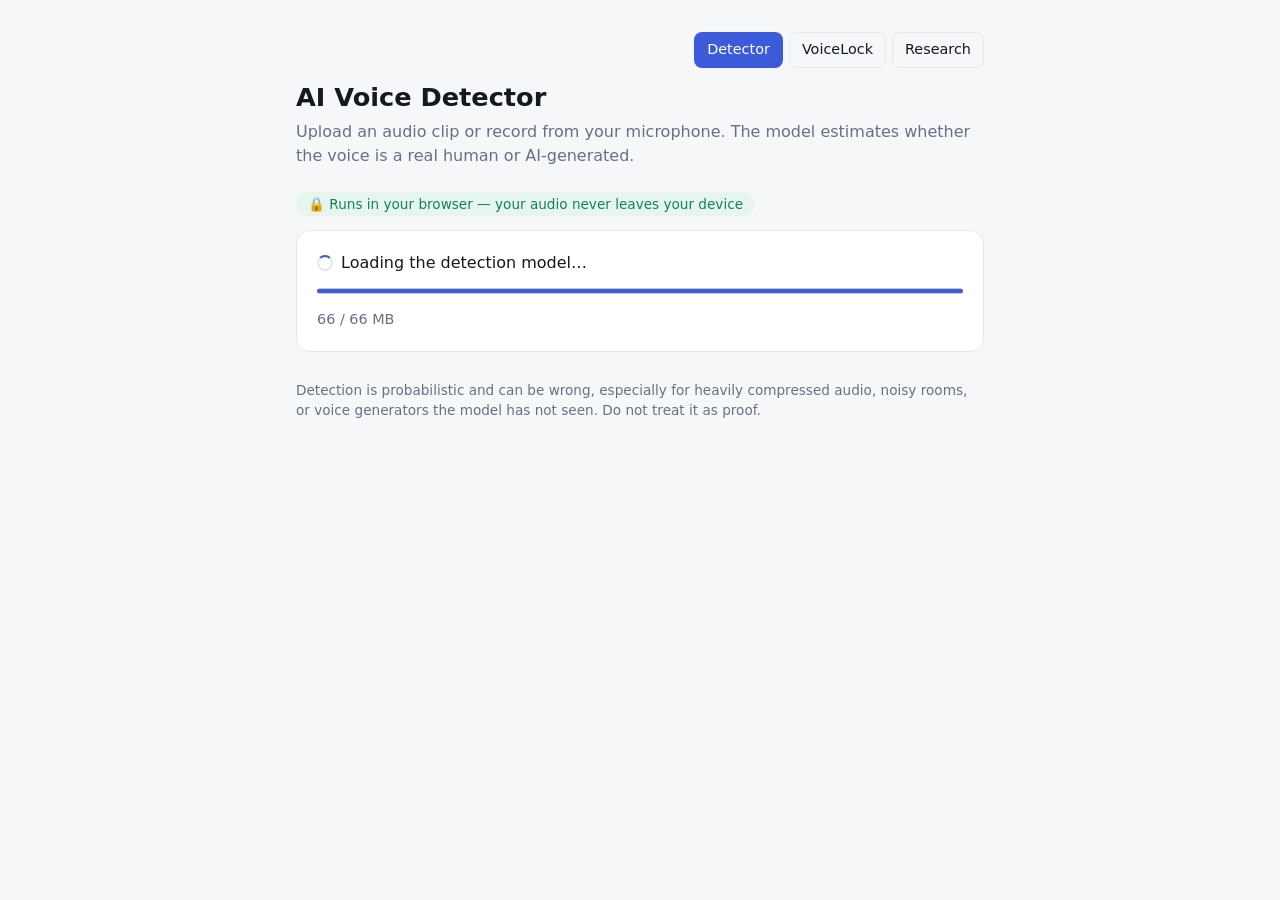
<file: web/index.html>
<!doctype html>
<html lang="en">
<head>
<meta charset="utf-8">
<meta name="viewport" content="width=device-width, initial-scale=1">
<title>AI Voice Detector</title>
<meta name="description" content="Check whether a voice recording is real or AI-generated. Runs entirely in your browser; your audio never leaves your device.">
<style>
  :root{
    --bg:#f6f7f9; --card:#fff; --ink:#14181f; --muted:#667085; --line:#e4e7ec;
    --real:#12805c; --real-bg:#e6f6ef; --ai:#c4320a; --ai-bg:#fdece6; --unsure:#b54708; --unsure-bg:#fef4e2;
    --accent:#3b5bdb; --accent-ink:#fff;
  }
  @media (prefers-color-scheme: dark){
    :root{ --bg:#0f1218; --card:#171b23; --ink:#eef1f6; --muted:#98a2b3; --line:#2a303b;
      --real:#4cd4a0; --real-bg:#10281f; --ai:#ff8a65; --ai-bg:#2e1912; --unsure:#f5b04a; --unsure-bg:#2b2111;
      --accent:#7c93ff; --accent-ink:#0b1020; }
  }
  *{box-sizing:border-box}
  body{margin:0;background:var(--bg);color:var(--ink);font:16px/1.5 system-ui,-apple-system,"Segoe UI",Roboto,sans-serif}
  main{max-width:720px;margin:0 auto;padding:32px 16px 64px}
  h1{font-size:1.6rem;margin:0 0 4px}
  .sub{color:var(--muted);margin:0 0 24px}
  .card{background:var(--card);border:1px solid var(--line);border-radius:14px;padding:20px;margin-bottom:16px}
  .tabs{display:flex;gap:8px;margin-bottom:16px}
  .tab{flex:1;padding:10px;border:1px solid var(--line);background:var(--card);color:var(--ink);border-radius:10px;font:inherit;cursor:pointer}
  .tab[aria-selected=true]{border-color:var(--accent);box-shadow:inset 0 0 0 1px var(--accent);font-weight:600}
  .drop{border:2px dashed var(--line);border-radius:12px;padding:36px 16px;text-align:center;color:var(--muted);cursor:pointer;transition:.15s}
  .drop.over,.drop:focus-visible{border-color:var(--accent);background:color-mix(in srgb,var(--accent) 6%,transparent);outline:none}
  .drop b{color:var(--ink)}
  button.primary{background:var(--accent);color:var(--accent-ink);border:0;border-radius:10px;padding:12px 22px;font:inherit;font-weight:600;cursor:pointer}
  button.primary:disabled{opacity:.5;cursor:default}
  button.rec.on{background:var(--ai);color:#fff}
  .row{display:flex;gap:12px;align-items:center;flex-wrap:wrap}
  canvas{width:100%;height:72px;border-radius:8px;background:color-mix(in srgb,var(--ink) 4%,transparent);display:block;margin-top:14px}
  .hint{color:var(--muted);font-size:.9rem;margin-top:10px}
  audio{width:100%;margin-top:14px}
  [hidden]{display:none!important}
  .verdict{display:flex;align-items:center;gap:16px;flex-wrap:wrap}
  .badge{font-size:1.5rem;font-weight:700;padding:8px 18px;border-radius:12px}
  .badge.real{background:var(--real-bg);color:var(--real)}
  .badge.ai{background:var(--ai-bg);color:var(--ai)}
  .badge.unsure{background:var(--unsure-bg);color:var(--unsure)}
  .meter{height:14px;border-radius:7px;background:linear-gradient(90deg,var(--real),#e9c46a 50%,var(--ai));position:relative;margin:22px 0 6px}
  .meter i{position:absolute;top:-5px;width:4px;height:24px;border-radius:2px;background:var(--ink);transform:translateX(-2px);transition:left .5s}
  .scale{display:flex;justify-content:space-between;color:var(--muted);font-size:.85rem}
  .segs{display:flex;gap:3px;margin-top:8px;height:34px}
  .segs span{flex:1;border-radius:4px;min-width:4px}
  .notes{margin:12px 0 0;padding-left:18px;color:var(--muted);font-size:.92rem}
  .err{color:var(--ai)}
  progress{width:100%;height:10px;margin-top:10px;accent-color:var(--accent)}
  .spin{display:inline-block;width:16px;height:16px;border:2px solid var(--line);border-top-color:var(--accent);border-radius:50%;animation:s .8s linear infinite;vertical-align:-3px;margin-right:8px}
  @keyframes s{to{transform:rotate(360deg)}}
  footer{color:var(--muted);font-size:.85rem;margin-top:28px}
  .nav{display:flex;gap:6px;justify-content:flex-end;margin-bottom:10px}
  .nav a{padding:6px 12px;border-radius:8px;border:1px solid var(--line);color:var(--ink);text-decoration:none;font-size:.9rem}
  .nav a.on{background:var(--accent);color:var(--accent-ink);border-color:transparent}
  .privacy{display:inline-block;font-size:.85rem;color:var(--real);background:var(--real-bg);border-radius:999px;padding:2px 12px;margin-bottom:14px}
</style>
</head>
<body>
<main>
  <nav class="nav"><a href="/" class="on">Detector</a><a href="/voicelock">VoiceLock</a><a href="/research">Research</a></nav>
  <h1>AI Voice Detector</h1>
  <p class="sub">Upload an audio clip or record from your microphone. The model estimates whether the voice is a real human or AI-generated.</p>
  <div class="privacy">&#128274; Runs in your browser &mdash; your audio never leaves your device</div>

  <div class="card" id="loading">
    <div id="load-text"><span class="spin"></span>Loading the detection model&hellip;</div>
    <progress id="load-bar" max="100" value="0"></progress>
    <div class="hint" id="load-hint">One-time download of about 70 MB (retried automatically if the connection stalls); your browser keeps it for next time.</div>
  </div>

  <div id="app" hidden>
    <div class="tabs" role="tablist">
      <button class="tab" role="tab" id="tab-upload" aria-selected="true">Upload audio</button>
      <button class="tab" role="tab" id="tab-mic" aria-selected="false">Use microphone</button>
    </div>

    <section class="card" id="pane-upload">
      <div class="drop" id="drop" tabindex="0" role="button" aria-label="Choose an audio file">
        <b>Drop an audio file here</b> or click to browse<br>
        <small>wav, mp3, m4a, flac, ogg, webm &middot; up to 25 MB</small>
      </div>
      <input type="file" id="file" accept="audio/*,video/*,.wav,.mp3,.m4a,.flac,.ogg,.opus,.webm,.aac,.mp4,.m4v,.mov,.mkv,.3gp" hidden>
      <audio id="player-up" controls hidden></audio>
    </section>

    <section class="card" id="pane-mic" hidden>
      <div class="row">
        <button class="primary rec" id="rec">&#9679; Start recording</button>
        <span id="timer" class="hint" style="margin:0">0:00</span>
      </div>
      <canvas id="wave" width="680" height="72"></canvas>
      <div class="hint">Speak naturally for at least 3 seconds (10+ is better). Quiet room, normal distance from the mic. Re-recording an AI voice played through speakers is the hardest case, so expect less reliable results there.</div>
      <audio id="player-mic" controls hidden></audio>
    </section>

    <div class="card" id="status" hidden></div>

    <section class="card" id="result" hidden>
      <div class="verdict">
        <div class="badge" id="badge"></div>
        <div><div id="headline" style="font-weight:600"></div><div class="hint" id="subline" style="margin:0"></div></div>
      </div>
      <div class="meter"><i id="needle"></i></div>
      <div class="scale"><span>Real human</span><span>AI-generated</span></div>
      <div style="margin-top:18px;font-weight:600;font-size:.95rem">Segment by segment <span class="hint" style="font-weight:400">(each 3 s; grey = silence)</span></div>
      <div class="segs" id="segs"></div>
      <ul class="notes" id="notes"></ul>
    </section>
  </div>

  <footer>Detection is probabilistic and can be wrong, especially for heavily compressed audio, noisy rooms, or voice generators the model has not seen. Do not treat it as proof.</footer>
</main>
<script type="module" src="app.js"></script>
</body>
</html>
</file>
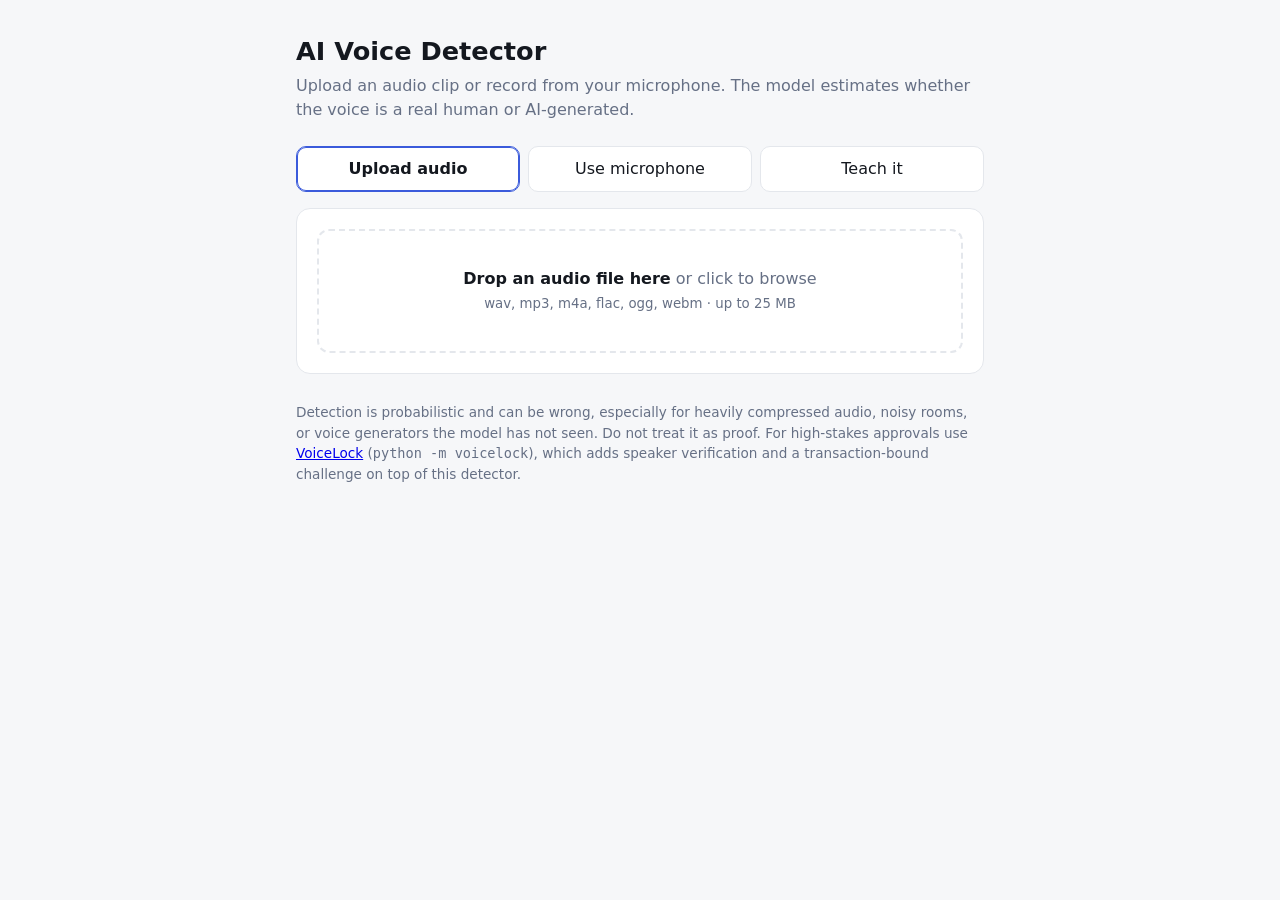
<file: app/static/index.html>
<!doctype html>
<html lang="en">
<head>
<meta charset="utf-8">
<meta name="viewport" content="width=device-width, initial-scale=1">
<title>AI Voice Detector</title>
<style>
  :root{
    --bg:#f6f7f9; --card:#fff; --ink:#14181f; --muted:#667085; --line:#e4e7ec;
    --real:#12805c; --real-bg:#e6f6ef; --ai:#c4320a; --ai-bg:#fdece6; --unsure:#b54708; --unsure-bg:#fef4e2;
    --accent:#3b5bdb; --accent-ink:#fff;
  }
  @media (prefers-color-scheme: dark){
    :root{ --bg:#0f1218; --card:#171b23; --ink:#eef1f6; --muted:#98a2b3; --line:#2a303b;
      --real:#4cd4a0; --real-bg:#10281f; --ai:#ff8a65; --ai-bg:#2e1912; --unsure:#f5b04a; --unsure-bg:#2b2111;
      --accent:#7c93ff; --accent-ink:#0b1020; }
  }
  *{box-sizing:border-box}
  body{margin:0;background:var(--bg);color:var(--ink);font:16px/1.5 system-ui,-apple-system,"Segoe UI",Roboto,sans-serif}
  main{max-width:720px;margin:0 auto;padding:32px 16px 64px}
  h1{font-size:1.6rem;margin:0 0 4px}
  .sub{color:var(--muted);margin:0 0 24px}
  .card{background:var(--card);border:1px solid var(--line);border-radius:14px;padding:20px;margin-bottom:16px}
  .tabs{display:flex;gap:8px;margin-bottom:16px}
  .tab{flex:1;padding:10px;border:1px solid var(--line);background:var(--card);color:var(--ink);border-radius:10px;font:inherit;cursor:pointer}
  .tab[aria-selected=true]{border-color:var(--accent);box-shadow:inset 0 0 0 1px var(--accent);font-weight:600}
  .drop{border:2px dashed var(--line);border-radius:12px;padding:36px 16px;text-align:center;color:var(--muted);cursor:pointer;transition:.15s}
  .drop.over,.drop:focus-visible{border-color:var(--accent);background:color-mix(in srgb,var(--accent) 6%,transparent);outline:none}
  .drop b{color:var(--ink)}
  button.primary{background:var(--accent);color:var(--accent-ink);border:0;border-radius:10px;padding:12px 22px;font:inherit;font-weight:600;cursor:pointer}
  button.rec.on{background:var(--ai);color:#fff}
  .row{display:flex;gap:12px;align-items:center;flex-wrap:wrap}
  canvas{width:100%;height:72px;border-radius:8px;background:color-mix(in srgb,var(--ink) 4%,transparent);display:block;margin-top:14px}
  .hint{color:var(--muted);font-size:.9rem;margin-top:10px}
  audio{width:100%;margin-top:14px}
  [hidden]{display:none!important}
  .verdict{display:flex;align-items:center;gap:16px;flex-wrap:wrap}
  .badge{font-size:1.5rem;font-weight:700;padding:8px 18px;border-radius:12px}
  .badge.real{background:var(--real-bg);color:var(--real)}
  .badge.ai{background:var(--ai-bg);color:var(--ai)}
  .badge.unsure{background:var(--unsure-bg);color:var(--unsure)}
  .meter{height:14px;border-radius:7px;background:linear-gradient(90deg,var(--real),#e9c46a 50%,var(--ai));position:relative;margin:22px 0 6px}
  .meter i{position:absolute;top:-5px;width:4px;height:24px;border-radius:2px;background:var(--ink);transform:translateX(-2px);transition:left .5s}
  .scale{display:flex;justify-content:space-between;color:var(--muted);font-size:.85rem}
  .segs{display:flex;gap:3px;margin-top:8px;height:34px}
  .segs span{flex:1;border-radius:4px;min-width:4px}
  .notes{margin:12px 0 0;padding-left:18px;color:var(--muted);font-size:.92rem}
  .err{color:var(--ai)}
  .spin{display:inline-block;width:16px;height:16px;border:2px solid var(--line);border-top-color:var(--accent);border-radius:50%;animation:s .8s linear infinite;vertical-align:-3px;margin-right:8px}
  @keyframes s{to{transform:rotate(360deg)}}
  footer{color:var(--muted);font-size:.85rem;margin-top:28px}
</style>
</head>
<body>
<main>
  <h1>AI Voice Detector</h1>
  <p class="sub">Upload an audio clip or record from your microphone. The model estimates whether the voice is a real human or AI-generated.</p>

  <div class="tabs" role="tablist">
    <button class="tab" role="tab" id="tab-upload" aria-selected="true">Upload audio</button>
    <button class="tab" role="tab" id="tab-mic" aria-selected="false">Use microphone</button>
    <button class="tab" role="tab" id="tab-teach" aria-selected="false">Teach it</button>
  </div>

  <section class="card" id="pane-upload">
    <div class="drop" id="drop" tabindex="0" role="button" aria-label="Choose an audio file">
      <b>Drop an audio file here</b> or click to browse<br>
      <small>wav, mp3, m4a, flac, ogg, webm &middot; up to 25 MB</small>
    </div>
    <input type="file" id="file" accept="audio/*,video/*,.wav,.mp3,.m4a,.flac,.ogg,.opus,.webm,.aac,.mp4,.m4v,.mov,.mkv,.3gp" hidden>
    <audio id="player-up" controls hidden></audio>
  </section>

  <section class="card" id="pane-mic" hidden>
    <div class="row">
      <button class="primary rec" id="rec">&#9679; Start recording</button>
      <span id="timer" class="hint" style="margin:0">0:00</span>
    </div>
    <canvas id="wave" width="680" height="72"></canvas>
    <div class="hint">Speak naturally for at least 3 seconds (10+ is better). Quiet room, normal distance from the mic. Re-recording an AI voice played through speakers is the hardest case, so expect less reliable results there.</div>
    <audio id="player-mic" controls hidden></audio>
  </section>

  <section class="card" id="pane-teach" hidden>
    <p style="margin-top:0">Help the detector learn <b>your</b> microphone and room. Clips are saved only on this computer
      (<code>data/user_samples</code>) and used when you run <code>scripts/tune_user.py</code>.</p>
    <div class="row">
      <label><input type="radio" name="tlabel" value="real" checked> This is <b>my real voice</b></label>
      <label><input type="radio" name="tlabel" value="ai"> This is an <b>AI voice</b></label>
    </div>
    <div class="row" style="margin-top:14px">
      <button class="primary rec" id="trec">&#9679; Record</button>
      <span id="ttimer" class="hint" style="margin:0">0:00</span>
      <button class="tab" id="tup" style="flex:none;padding:11px 18px">Upload files&hellip;</button>
    </div>
    <input type="file" id="tfile" accept="audio/*,video/*,.wav,.mp3,.m4a,.flac,.ogg,.opus,.webm,.aac,.mp4,.m4v,.mov,.mkv,.3gp" multiple hidden>
    <canvas id="twave" width="680" height="72"></canvas>
    <div class="hint" id="tcounts"></div>
    <div class="hint" id="tmsg" role="status"></div>
    <ul class="notes">
      <li><b>Real voice:</b> record 20+ clips of 8&ndash;15 s. Read anything aloud; vary distance, volume, room and device.</li>
      <li><b>AI voice:</b> 20+ clips. Upload files from different generators (ChatGPT voice, ElevenLabs, Google/Apple/Microsoft TTS, voice clones),
        and/or play an AI voice from your speakers while recording it with the mic.</li>
      <li>Record the same kind of audio you will want to check later.</li>
    </ul>
  </section>

  <div class="card" id="status" hidden></div>

  <section class="card" id="result" hidden>
    <div class="verdict">
      <div class="badge" id="badge"></div>
      <div><div id="headline" style="font-weight:600"></div><div class="hint" id="subline" style="margin:0"></div></div>
    </div>
    <div class="meter"><i id="needle"></i></div>
    <div class="scale"><span>Real human</span><span>AI-generated</span></div>
    <div style="margin-top:18px;font-weight:600;font-size:.95rem">Segment by segment <span class="hint" style="font-weight:400">(each 3 s; grey = silence)</span></div>
    <div class="segs" id="segs"></div>
    <ul class="notes" id="notes"></ul>
  </section>

  <footer>Detection is probabilistic and can be wrong, especially for heavily compressed audio, noisy rooms, or voice generators the model has not seen. Do not treat it as proof. For high-stakes approvals use <a href="http://127.0.0.1:8010/" rel="noopener">VoiceLock</a> (<code>python -m voicelock</code>), which adds speaker verification and a transaction-bound challenge on top of this detector.</footer>
</main>

<script>
const $ = s => document.querySelector(s);
const MAX_MB = 25;

// ---------- tabs ----------
function showTab(name){
  for (const t of ['upload','mic','teach']){
    $('#tab-'+t).setAttribute('aria-selected', String(t===name));
    $('#pane-'+t).hidden = t!==name;
  }
  $('#status').hidden = true; $('#result').hidden = true;
  if (name === 'teach') refreshCounts();
}
$('#tab-upload').onclick = () => showTab('upload');
$('#tab-mic').onclick = () => showTab('mic');
$('#tab-teach').onclick = () => showTab('teach');

// ---------- teach it: save labelled clips for personal tuning ----------
const tlabel = () => document.querySelector('input[name=tlabel]:checked').value;
function tmsg(text, bad){ const m = $('#tmsg'); m.textContent = text; m.className = 'hint' + (bad ? ' err' : ''); }
function showCounts(c){ $('#tcounts').textContent = 'Saved so far: ' + c.real + ' real-voice clip(s), ' + c.ai + ' AI-voice clip(s).'; }
async function refreshCounts(){ try { showCounts(await (await fetch('/api/samples')).json()); } catch (e) {} }
async function saveSample(blob, name, label){
  const fd = new FormData(); fd.append('audio', blob, name); fd.append('label', label);
  const r = await fetch('/api/sample', {method:'POST', body: fd}); const j = await r.json();
  if (!r.ok) throw new Error(j.error || 'Could not save');
  showCounts(j.counts); return j;
}
$('#tup').onclick = () => $('#tfile').click();
$('#tfile').onchange = async () => {
  const label = tlabel(); let ok = 0;
  for (const f of $('#tfile').files){
    try { await saveSample(f, f.name, label); ok++; tmsg('Saved ' + ok + ' file(s) as ' + (label==='real'?'real voice':'AI voice') + '...'); }
    catch (e) { tmsg(f.name + ': ' + e.message, true); }
  }
  if (ok) tmsg('Saved ' + ok + ' file(s) as ' + (label==='real'?'real voice':'AI voice') + '.');
  $('#tfile').value = '';
};
let trecR = null, tchunks = [], tstream = null, tctx = null, tan = null, traf = 0, tt0 = 0, ttick = 0, tlab = 'real';
$('#trec').onclick = async () => {
  if (trecR && trecR.state === 'recording') { trecR.stop(); tstream.getTracks().forEach(t => t.stop()); return; }
  try { tstream = await navigator.mediaDevices.getUserMedia({audio:{echoCancellation:false, noiseSuppression:false, autoGainControl:false}}); }
  catch (e) { return tmsg('Microphone access was blocked. Allow it in the browser address bar.', true); }
  tlab = tlabel(); tchunks = [];
  trecR = new MediaRecorder(tstream);
  trecR.ondataavailable = e => { if (e.data.size) tchunks.push(e.data); };
  trecR.onstop = async () => {
    clearInterval(ttick); cancelAnimationFrame(traf); tctx.close();
    $('#trec').textContent = '● Record'; $('#trec').classList.remove('on');
    try { await saveSample(new Blob(tchunks, {type: trecR.mimeType || 'audio/webm'}), 'recording.webm', tlab);
          tmsg('Saved as ' + (tlab==='real'?'real voice':'AI voice') + '. Record another with a different sentence or distance.'); }
    catch (e) { tmsg(e.message, true); }
  };
  tctx = new AudioContext(); tan = tctx.createAnalyser(); tan.fftSize = 1024;
  tctx.createMediaStreamSource(tstream).connect(tan);
  trecR.start(); tt0 = Date.now();
  $('#trec').textContent = '■ Stop & save'; $('#trec').classList.add('on');
  ttick = setInterval(() => { const s = Math.floor((Date.now()-tt0)/1000);
    $('#ttimer').textContent = Math.floor(s/60) + ':' + String(s%60).padStart(2,'0'); if (s >= 30) $('#trec').click(); }, 250);
  const c = $('#twave'), g = c.getContext('2d'), buf = new Uint8Array(tan.fftSize);
  const col = getComputedStyle(document.documentElement).getPropertyValue('--accent');
  (function loop(){ traf = requestAnimationFrame(loop); tan.getByteTimeDomainData(buf);
    g.clearRect(0,0,c.width,c.height); g.lineWidth = 2; g.strokeStyle = col; g.beginPath();
    for (let i=0;i<buf.length;i++){ const x = i/buf.length*c.width, y = buf[i]/255*c.height; if (i) g.lineTo(x,y); else g.moveTo(x,y); }
    g.stroke(); })();
};

// ---------- upload ----------
const drop = $('#drop'), fileInput = $('#file');
drop.onclick = () => fileInput.click();
drop.onkeydown = e => { if (e.key==='Enter' || e.key===' ') { e.preventDefault(); fileInput.click(); } };
['dragenter','dragover'].forEach(ev => drop.addEventListener(ev, e => { e.preventDefault(); drop.classList.add('over'); }));
['dragleave','drop'].forEach(ev => drop.addEventListener(ev, e => { e.preventDefault(); drop.classList.remove('over'); }));
drop.addEventListener('drop', e => { if (e.dataTransfer.files[0]) handleFile(e.dataTransfer.files[0]); });
fileInput.onchange = () => { if (fileInput.files[0]) handleFile(fileInput.files[0]); fileInput.value=''; };

function handleFile(f){
  if (f.size > MAX_MB*1024*1024) return showError('File is larger than ' + MAX_MB + ' MB.');
  const p = $('#player-up'); p.src = URL.createObjectURL(f); p.hidden = false;
  analyze(f, f.name);
}

// ---------- microphone ----------
let mediaRec = null, chunks = [], stream = null, audioCtx = null, analyser = null, raf = 0, t0 = 0, tick = 0;
$('#rec').onclick = async () => {
  if (mediaRec && mediaRec.state === 'recording') return stopRec();
  try {
    stream = await navigator.mediaDevices.getUserMedia({audio:{echoCancellation:false, noiseSuppression:false, autoGainControl:false}});
  } catch (e) {
    return showError('Microphone access was blocked. Allow it in the browser address bar, or use the upload tab.');
  }
  chunks = [];
  mediaRec = new MediaRecorder(stream);
  mediaRec.ondataavailable = e => { if (e.data.size) chunks.push(e.data); };
  mediaRec.onstop = onRecStop;
  audioCtx = new AudioContext();
  analyser = audioCtx.createAnalyser(); analyser.fftSize = 1024;
  audioCtx.createMediaStreamSource(stream).connect(analyser);
  mediaRec.start();
  t0 = Date.now();
  $('#rec').textContent = '■ Stop & analyze'; $('#rec').classList.add('on');
  tick = setInterval(() => {
    const s = Math.floor((Date.now()-t0)/1000);
    $('#timer').textContent = Math.floor(s/60) + ':' + String(s%60).padStart(2,'0');
    if (s >= 60) stopRec();
  }, 250);
  draw();
};
function stopRec(){ mediaRec.stop(); stream.getTracks().forEach(t => t.stop()); }
function onRecStop(){
  clearInterval(tick); cancelAnimationFrame(raf); audioCtx.close();
  $('#rec').textContent = '● Start recording'; $('#rec').classList.remove('on');
  const blob = new Blob(chunks, {type: mediaRec.mimeType || 'audio/webm'});
  const p = $('#player-mic'); p.src = URL.createObjectURL(blob); p.hidden = false;
  if ((Date.now()-t0) < 2000) return showError('Recording too short. Please record at least a few seconds.');
  analyze(blob, 'recording.webm');
}
function draw(){
  const c = $('#wave'), g = c.getContext('2d'), buf = new Uint8Array(analyser.fftSize);
  const col = getComputedStyle(document.documentElement).getPropertyValue('--accent');
  (function loop(){
    raf = requestAnimationFrame(loop);
    analyser.getByteTimeDomainData(buf);
    g.clearRect(0,0,c.width,c.height); g.lineWidth = 2; g.strokeStyle = col; g.beginPath();
    for (let i=0;i<buf.length;i++){ const x = i/buf.length*c.width, y = buf[i]/255*c.height; if (i) g.lineTo(x,y); else g.moveTo(x,y); }
    g.stroke();
  })();
}

// ---------- analysis ----------
function showError(msg){
  $('#result').hidden = true; const s = $('#status'); s.hidden = false;
  s.textContent = ''; const d = document.createElement('div'); d.className = 'err'; d.textContent = msg; s.append(d);
}
async function analyze(blob, name){
  $('#result').hidden = true;
  const s = $('#status'); s.hidden = false; s.innerHTML = '<span class="spin"></span>Analyzing…';
  const fd = new FormData(); fd.append('audio', blob, name);
  try {
    const r = await fetch('/api/predict', {method:'POST', body: fd});
    const j = await r.json();
    if (!r.ok) throw new Error(j.error || 'Request failed');
    s.hidden = true; render(j);
  } catch (e) { showError(e.message); }
}
function colorFor(p){ return 'hsl(' + (150 - 135*p) + ' 60% 45%)'; }
function render(j){
  const b = $('#badge');
  b.className = 'badge ' + j.verdict;
  const label = {real:'Real voice', ai:'AI-generated', unsure: j.lean === 'ai' ? 'Uncertain, leans AI' : 'Uncertain, leans real'}[j.verdict];
  b.textContent = label + (j.confidence === 'low' && j.verdict !== 'unsure' ? ' (low confidence)' : '');
  $('#headline').textContent = Math.round(j.prob_ai*100) + '% probability AI-generated';
  $('#subline').textContent = j.duration.toFixed(1) + ' s analysed · ' + j.n_windows + ' segment' + (j.n_windows>1?'s':'');
  $('#needle').style.left = (j.prob_ai*100) + '%';
  const segs = $('#segs'); segs.textContent = '';
  j.windows.forEach(w => {
    const e = document.createElement('span');
    e.style.background = w.skipped ? 'var(--line)' : colorFor(w.prob_ai);
    e.title = w.skipped ? (w.start.toFixed(1) + 's: silence (skipped)') : (w.start.toFixed(1) + 's: ' + Math.round(w.prob_ai*100) + '% AI');
    segs.append(e);
  });
  const n = $('#notes'); n.textContent = '';
  j.notes.forEach(t => { const li = document.createElement('li'); li.textContent = t; n.append(li); });
  $('#result').hidden = false;
}
</script>
</body>
</html>
</file>
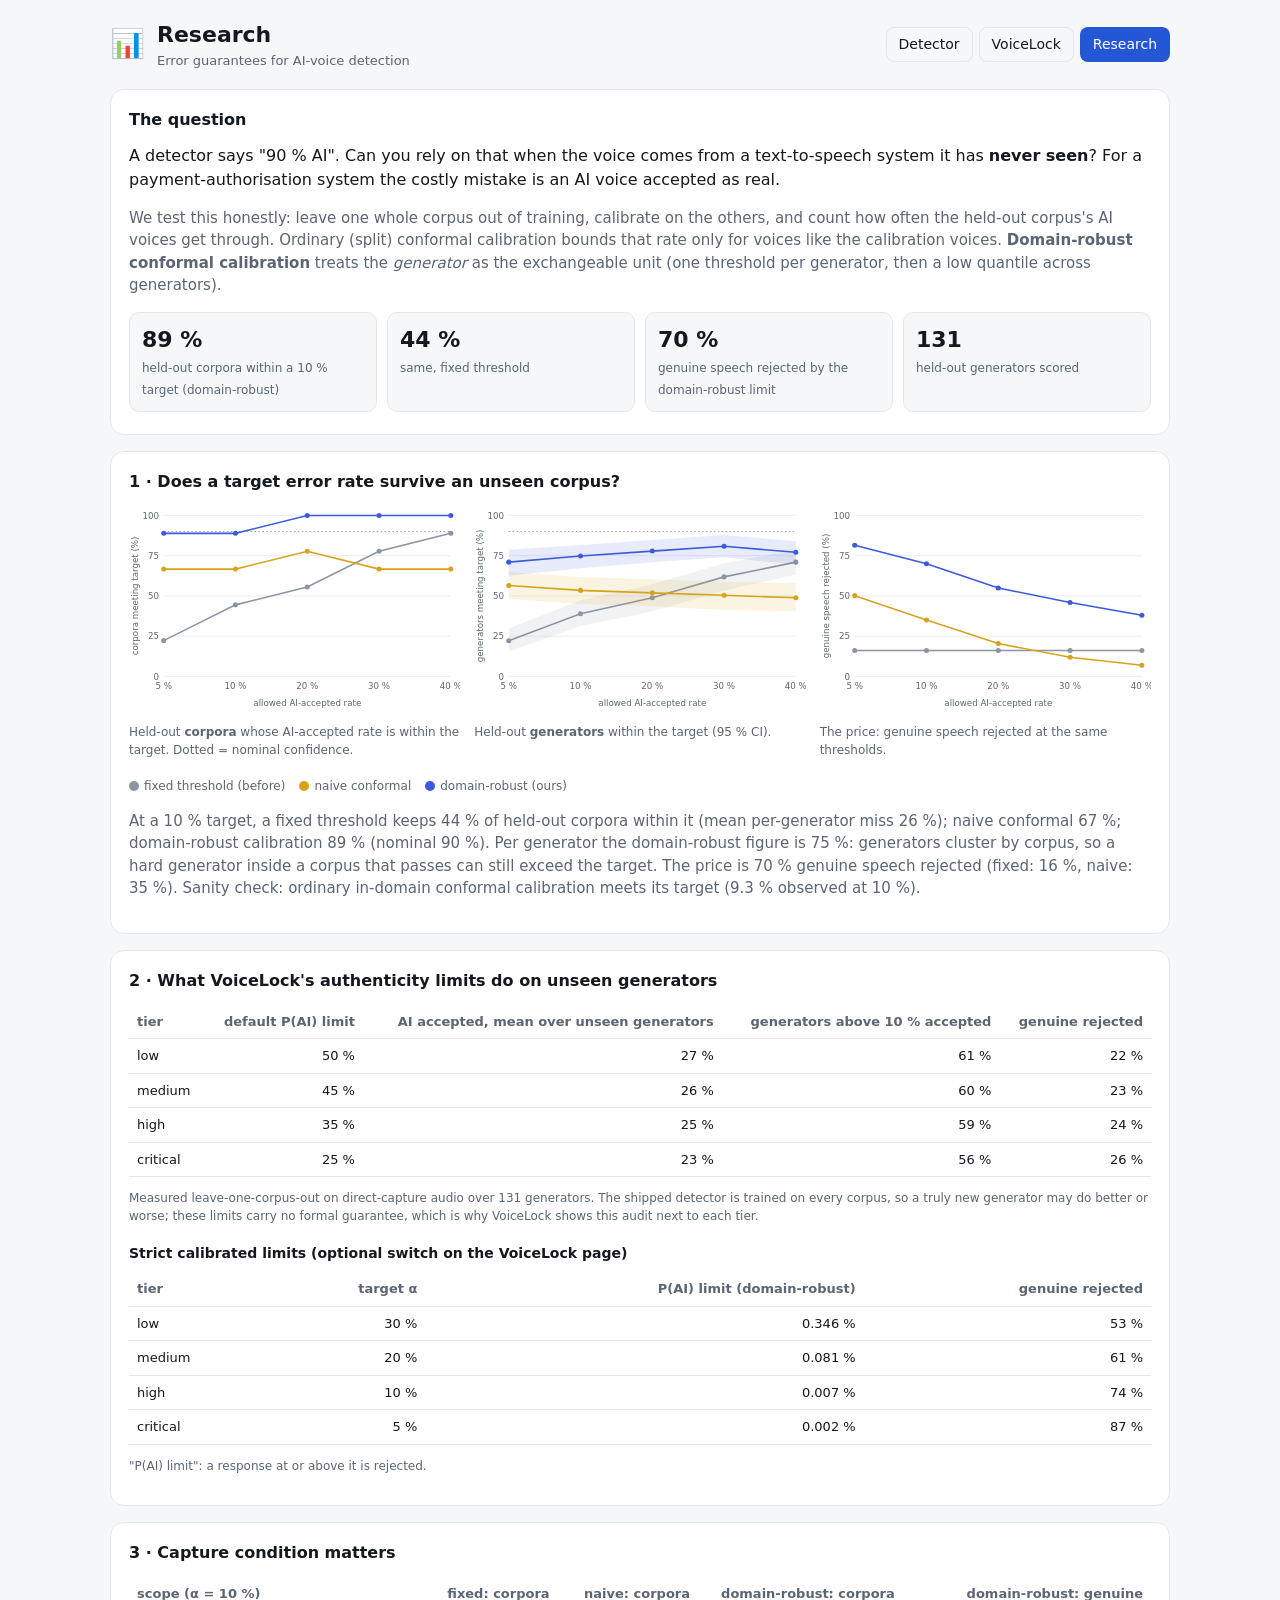
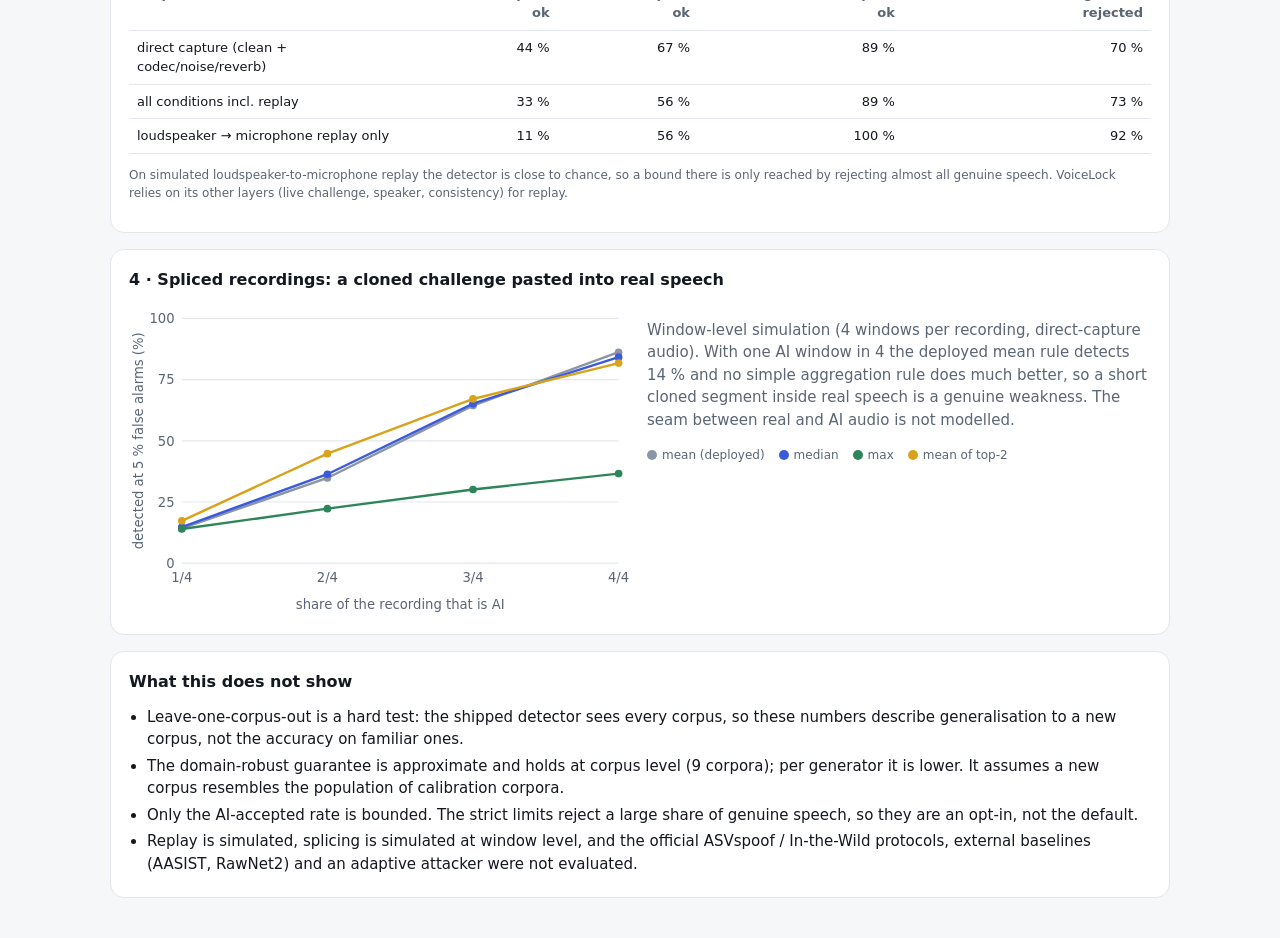
<file: web/research.html>
<!doctype html>
<html lang="en">
<head>
<meta charset="utf-8">
<meta name="viewport" content="width=device-width, initial-scale=1">
<title>Research - error guarantees for AI-voice detection</title>
<meta name="description" content="Domain-robust conformal calibration: how often does an AI voice from a generator the detector has never seen get accepted as real?">
<link rel="stylesheet" href="vl/style.css">
<style>
  .lead{font-size:16px;margin:0 0 8px}
  .kpis{display:grid;grid-template-columns:repeat(auto-fit,minmax(150px,1fr));gap:10px;margin:12px 0 4px}
  .kpi{background:var(--bg);border:1px solid var(--line);border-radius:10px;padding:10px 12px}
  .kpi b{display:block;font-size:22px}.kpi span{font-size:12px;color:var(--muted)}
  svg{width:100%;height:auto;display:block}
  svg text{fill:var(--muted);font:11px system-ui,sans-serif}
  svg .grid{stroke:var(--line);stroke-width:1}
  .legend{display:flex;gap:14px;flex-wrap:wrap;font-size:12px;color:var(--muted);margin:6px 0 0}
  .legend i{display:inline-block;width:10px;height:10px;border-radius:50%;margin-right:5px;vertical-align:-1px}
  table{border-collapse:collapse;width:100%;font-size:13px}
  th,td{border-bottom:1px solid var(--line);padding:7px 8px;text-align:right}th:first-child,td:first-child{text-align:left}
  th{font-weight:600;color:var(--muted)}
  ul.limits{margin:6px 0 0;padding-left:18px}ul.limits li{margin:4px 0}
  .two{display:grid;grid-template-columns:repeat(auto-fit,minmax(300px,1fr));gap:14px}
  .three{display:grid;grid-template-columns:repeat(auto-fit,minmax(260px,1fr));gap:14px}
</style>
</head>
<body>
<header class="top">
  <div class="brand"><span class="logo" aria-hidden="true">&#128202;</span><div><h1>Research</h1><p>Error guarantees for AI-voice detection</p></div></div>
  <nav class="nav"><a href="/">Detector</a><a href="/voicelock">VoiceLock</a><a href="/research" class="on">Research</a></nav>
</header>

<main>
  <section class="card wide">
    <h2>The question</h2>
    <p class="lead">A detector says "90 % AI". Can you rely on that when the voice comes from a text-to-speech system it has <b>never seen</b>? For a
      payment-authorisation system the costly mistake is an AI voice accepted as real.</p>
    <p class="muted">We test this honestly: leave one whole corpus out of training, calibrate on the others, and count how often the held-out corpus's AI voices get
      through. Ordinary (split) conformal calibration bounds that rate only for voices like the calibration voices. <b>Domain-robust conformal calibration</b> treats
      the <i>generator</i> as the exchangeable unit (one threshold per generator, then a low quantile across generators).</p>
    <div class="kpis" id="kpis"></div>
  </section>

  <section class="card wide">
    <h2>1 &middot; Does a target error rate survive an unseen corpus?</h2>
    <div class="three">
      <div><svg id="chCorpora" viewBox="0 0 420 260" role="img" aria-label="Share of held-out corpora meeting the target error"></svg>
        <p class="muted small">Held-out <b>corpora</b> whose AI-accepted rate is within the target. Dotted = nominal confidence.</p></div>
      <div><svg id="chGen" viewBox="0 0 420 260" role="img" aria-label="Share of held-out generators meeting the target error"></svg>
        <p class="muted small">Held-out <b>generators</b> within the target (95 % CI).</p></div>
      <div><svg id="chPrice" viewBox="0 0 420 260" role="img" aria-label="Genuine speech rejected"></svg>
        <p class="muted small">The price: genuine speech rejected at the same thresholds.</p></div>
    </div>
    <div class="legend" id="legend"></div>
    <p id="coverText" class="muted"></p>
  </section>

  <section class="card wide">
    <h2>2 &middot; What VoiceLock's authenticity limits do on unseen generators</h2>
    <div style="overflow-x:auto"><table id="auditTable"></table></div>
    <p class="muted small" id="auditNote"></p>
    <h3>Strict calibrated limits (optional switch on the VoiceLock page)</h3>
    <div style="overflow-x:auto"><table id="tierTable"></table></div>
    <p class="muted small">"P(AI) limit": a response at or above it is rejected.</p>
  </section>

  <section class="card wide">
    <h2>3 &middot; Capture condition matters</h2>
    <div style="overflow-x:auto"><table id="scopeTable"></table></div>
    <p class="muted small" id="scopeNote"></p>
  </section>

  <section class="card wide">
    <h2>4 &middot; Spliced recordings: a cloned challenge pasted into real speech</h2>
    <div class="two">
      <div><svg id="chSplice" viewBox="0 0 420 260" role="img" aria-label="Detection of spliced clips by aggregation rule"></svg></div>
      <div><p id="spliceText" class="muted"></p><div class="legend" id="spliceLegend"></div></div>
    </div>
  </section>

  <section class="card wide">
    <h2>What this does not show</h2>
    <ul class="limits" id="limits"></ul>
  </section>
</main>
<script type="module" src="research.js"></script>
</body>
</html>
</file>
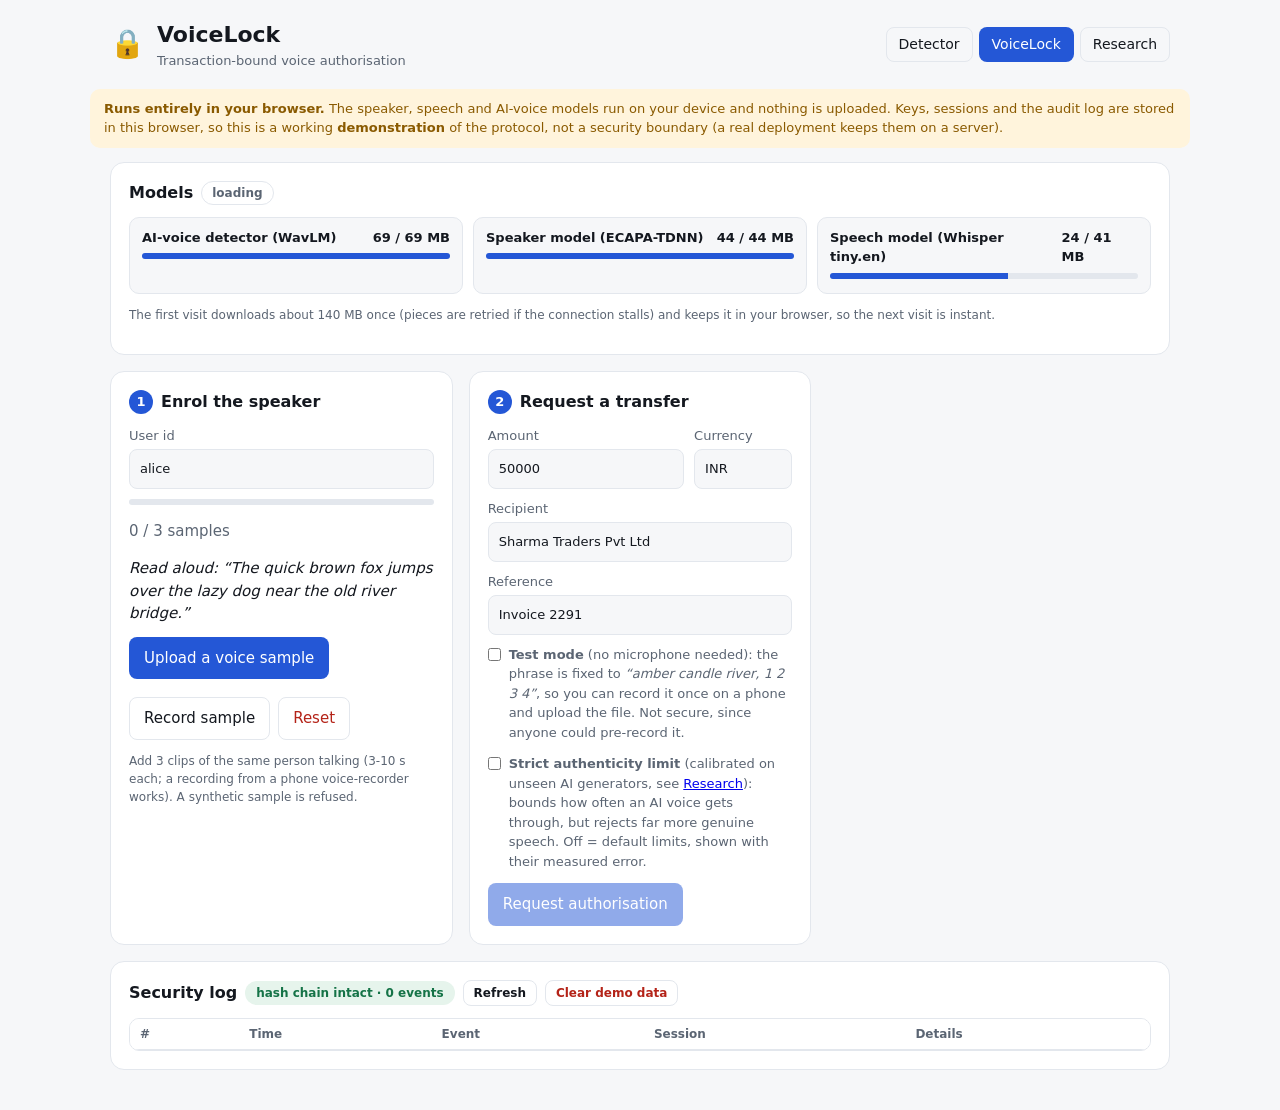
<file: web/voicelock.html>
<!doctype html>
<html lang="en">
<head>
<meta charset="utf-8">
<meta name="viewport" content="width=device-width, initial-scale=1">
<title>VoiceLock</title>
<link rel="stylesheet" href="vl/style.css">
</head>
<body>
<header class="top">
  <div class="brand"><span class="logo" aria-hidden="true">&#128274;</span><div><h1>VoiceLock</h1><p>Transaction-bound voice authorisation</p></div></div>
  <nav class="nav"><a href="/">Detector</a><a href="/voicelock" class="on">VoiceLock</a><a href="/research">Research</a></nav>
</header>
<div class="demo" role="note"><b>Runs entirely in your browser.</b> The speaker, speech and AI-voice models run on your device and nothing is uploaded. Keys, sessions and the audit log are stored in this browser, so this is a working <b>demonstration</b> of the protocol, not a security boundary (a real deployment keeps them on a server).</div>

<main>
  <section class="card wide" id="c-models">
    <h2>Models <span class="chip" id="modelsChip">not loaded</span> <button id="loadBtn" class="btn small ghost hidden">Retry</button></h2>
    <div class="models" id="models"></div>
    <p class="muted small" id="modelsNote">The first visit downloads about 140 MB once (pieces are retried if the connection stalls) and keeps it in your browser, so the next visit is instant.</p>
  </section>

  <section class="card" id="c-user">
    <h2><span class="n">1</span>Enrol the speaker</h2>
    <label>User id <input id="user" value="alice" maxlength="64" autocomplete="off"></label>
    <div class="meter"><div id="enrollBar"></div></div>
    <p class="muted" id="enrollText">0 / 3 samples</p>
    <p class="prompt" id="enrollPrompt"></p>
    <div class="row">
      <label class="btn primary" id="enrollUploadLbl">Upload a voice sample<input type="file" accept="audio/*,video/*,.wav,.mp3,.m4a,.flac,.ogg,.opus,.webm,.aac,.mp4,.m4v,.mov,.mkv,.3gp" id="enrollFile" hidden multiple></label>
      <button id="enrollRec" class="btn ghost">Record sample</button>
      <button id="enrollReset" class="btn ghost danger">Reset</button>
    </div>
    <p class="muted small">Add 3 clips of the same person talking (3-10 s each; a recording from a phone voice-recorder works). A synthetic sample is refused.</p>
  </section>

  <section class="card" id="c-txn">
    <h2><span class="n">2</span>Request a transfer</h2>
    <div class="grid2">
      <label>Amount <input id="amount" inputmode="decimal" value="50000"></label>
      <label>Currency <input id="currency" value="INR" maxlength="3"></label>
    </div>
    <label>Recipient <input id="recipient" value="Sharma Traders Pvt Ltd" maxlength="120"></label>
    <label>Reference <input id="reference" value="Invoice 2291" maxlength="200"></label>
    <label class="check"><input type="checkbox" id="testMode"><span><b>Test mode</b> (no microphone needed): the phrase is fixed to <i>&ldquo;amber candle river, 1 2 3 4&rdquo;</i>, so you can record it once on a phone and upload the file. Not secure, since anyone could pre-record it.</span></label>
    <label class="check"><input type="checkbox" id="strictMode"><span><b>Strict authenticity limit</b> (calibrated on unseen AI generators, see <a href="/research">Research</a>): bounds how often an AI voice gets through, but rejects far more genuine speech. Off = default limits, shown with their measured error.</span></label>
    <button id="start" class="btn primary" disabled>Request authorisation</button>
    <div id="risk" class="risk hidden"></div>
  </section>

  <section class="card hidden" id="c-challenge">
    <h2><span class="n">3</span>Speak the challenge <span class="chip" id="passChip"></span><span class="badge hidden" id="testBadge">TEST MODE</span></h2>
    <p class="muted">Say this phrase clearly. It was generated for <b>this</b> transaction and works once.</p>
    <div class="phrase" id="phrase" aria-live="polite"></div>
    <div class="row between"><span class="muted" id="timer"></span><span class="muted" id="txnLine"></span></div>
    <div class="row">
      <label class="btn primary big">Upload the audio<input type="file" accept="audio/*,video/*,.wav,.mp3,.m4a,.flac,.ogg,.opus,.webm,.aac,.mp4,.m4v,.mov,.mkv,.3gp" id="respFile" hidden></label>
      <button id="rec" class="btn ghost big">Record with microphone</button>
    </div>
    <p class="muted small">Uploading lets you play the attacker too: try a recording of someone else, or text-to-speech reading the phrase.</p>
  </section>

  <section class="card hidden" id="c-result">
    <h2><span class="n">4</span>Decision</h2>
    <div id="banner" class="banner"></div>
    <div class="layers" id="layers"></div>
    <div id="tokenBox" class="hidden">
      <h3>Authorisation token <span class="muted small">single use &middot; bound to this transaction</span></h3>
      <pre id="claims"></pre>
      <div class="row">
        <button id="execute" class="btn primary">Execute transfer with token</button>
        <button id="tamper" class="btn ghost">Try a tampered amount</button>
        <button id="replay" class="btn ghost">Replay the token</button>
      </div>
      <p id="execOut" class="muted"></p>
    </div>
  </section>

  <section class="card wide" id="c-log">
    <h2>Security log <span class="chip" id="chain">checking&hellip;</span> <button id="refreshLog" class="btn ghost small">Refresh</button> <button id="resetAll" class="btn ghost small danger">Clear demo data</button></h2>
    <div class="tablewrap"><table id="log"><thead><tr><th>#</th><th>Time</th><th>Event</th><th>Session</th><th>Details</th></tr></thead><tbody></tbody></table></div>
  </section>
</main>
<script type="module" src="vl/ui.js"></script>
</body>
</html>
</file>
<file: web/vl/style.css>
:root{
  --bg:#f6f7f9;--card:#fff;--ink:#14181f;--muted:#5b6573;--line:#e3e7ed;--accent:#2457d6;--accent-ink:#fff;
  --ok:#157347;--ok-bg:#e6f4ec;--bad:#b42318;--bad-bg:#fdecea;--warn:#8a5a00;--warn-bg:#fff4dc;--mono:ui-monospace,SFMono-Regular,Menlo,Consolas,monospace;
}
@media (prefers-color-scheme:dark){:root:not([data-theme="light"]){
  --bg:#0f1319;--card:#171c24;--ink:#e8ecf2;--muted:#9aa5b4;--line:#283140;--accent:#6c93ff;--accent-ink:#0b1020;
  --ok:#5ed39a;--ok-bg:#12281f;--bad:#ff8f84;--bad-bg:#2c1614;--warn:#f2c260;--warn-bg:#2b2210}}
*{box-sizing:border-box}
body{margin:0;background:var(--bg);color:var(--ink);font:15px/1.5 system-ui,-apple-system,"Segoe UI",Roboto,sans-serif}
.top{display:flex;justify-content:space-between;align-items:center;gap:12px;padding:18px 20px;max-width:1100px;margin:0 auto}
.brand{display:flex;gap:12px;align-items:center}.brand h1{margin:0;font-size:22px}.brand p{margin:0;color:var(--muted);font-size:13px}
.logo{font-size:28px}
.pill,.chip{display:inline-block;padding:2px 10px;border-radius:999px;border:1px solid var(--line);font-size:12px;color:var(--muted);background:var(--card)}
.pill.ok,.chip.ok{color:var(--ok);background:var(--ok-bg);border-color:transparent}.pill.bad,.chip.bad{color:var(--bad);background:var(--bad-bg);border-color:transparent}
main{max-width:1100px;margin:0 auto;padding:0 20px 40px;display:grid;grid-template-columns:repeat(auto-fit,minmax(320px,1fr));gap:16px}
.card{background:var(--card);border:1px solid var(--line);border-radius:14px;padding:18px}
.card.wide{grid-column:1/-1}.hidden{display:none!important}
h2{font-size:16px;margin:0 0 12px;display:flex;align-items:center;gap:8px;flex-wrap:wrap}h3{font-size:14px;margin:18px 0 8px}
.n{display:inline-grid;place-items:center;width:24px;height:24px;border-radius:50%;background:var(--accent);color:var(--accent-ink);font-size:13px}
label{display:block;font-size:13px;color:var(--muted);margin-bottom:10px}
input{width:100%;margin-top:4px;padding:9px 10px;border:1px solid var(--line);border-radius:8px;background:var(--bg);color:var(--ink);font:inherit}
input:focus-visible,.btn:focus-visible{outline:2px solid var(--accent);outline-offset:2px}
.grid2{display:grid;grid-template-columns:2fr 1fr;gap:10px}
.row{display:flex;gap:8px;flex-wrap:wrap;align-items:center}.row.between{justify-content:space-between}
.btn{display:inline-block;padding:9px 14px;border:1px solid var(--line);border-radius:8px;background:var(--card);color:var(--ink);font:inherit;cursor:pointer;text-align:center}
.btn.primary{background:var(--accent);color:var(--accent-ink);border-color:transparent}.btn.ghost{background:transparent}
.btn.big{padding:12px 20px;font-size:16px}.btn.small{padding:3px 10px;font-size:12px}.btn.danger{color:var(--bad)}
.btn:disabled{opacity:.5;cursor:not-allowed}.btn.rec{background:var(--bad);color:#fff;border-color:transparent}
.muted{color:var(--muted)}.small{font-size:12px}
.meter{height:6px;border-radius:99px;background:var(--line);overflow:hidden}.meter div{height:100%;width:0;background:var(--accent);transition:width .3s}
.prompt{font-style:italic;margin:8px 0 12px;min-height:22px}
.phrase{font:600 28px/1.3 var(--mono);letter-spacing:.02em;padding:18px;border-radius:12px;background:var(--bg);border:1px dashed var(--accent);text-align:center;margin:10px 0 8px;word-spacing:.15em}
.risk{margin-top:14px;padding:10px 12px;border-radius:10px;font-size:13px;background:var(--bg);border:1px solid var(--line)}
.risk b.low{color:var(--ok)}.risk b.medium,.risk b.high{color:var(--warn)}.risk b.critical{color:var(--bad)}
.banner{padding:14px 16px;border-radius:12px;font-weight:600;margin-bottom:14px}
.banner.verified{background:var(--ok-bg);color:var(--ok)}.banner.blocked{background:var(--bad-bg);color:var(--bad)}
.banner.retry,.banner.step_up{background:var(--warn-bg);color:var(--warn)}.banner small{display:block;font-weight:400;margin-top:2px}
.layers{display:grid;grid-template-columns:repeat(auto-fit,minmax(220px,1fr));gap:10px}
.layer{border:1px solid var(--line);border-radius:10px;padding:10px 12px;background:var(--bg)}
.layer h4{margin:0 0 6px;font-size:13px;display:flex;justify-content:space-between;gap:6px}
.layer .ok{color:var(--ok)}.layer .bad{color:var(--bad)}
.layer dl{margin:0;display:grid;grid-template-columns:auto 1fr;gap:2px 10px;font-size:12px}.layer dt{color:var(--muted)}.layer dd{margin:0;text-align:right;font-family:var(--mono)}
.layer ul{margin:6px 0 0;padding-left:16px;font-size:12px;color:var(--warn)}
pre{background:var(--bg);border:1px solid var(--line);border-radius:10px;padding:10px;font:12px/1.5 var(--mono);overflow:auto;max-height:220px;margin:0 0 10px}
.tablewrap{overflow:auto;max-height:300px;border:1px solid var(--line);border-radius:10px}
table{border-collapse:collapse;width:100%;font-size:12px}th,td{padding:6px 10px;text-align:left;border-bottom:1px solid var(--line);vertical-align:top}
th{position:sticky;top:0;background:var(--card);color:var(--muted)}td.d{font-family:var(--mono);color:var(--muted);word-break:break-word;max-width:520px}
tr.e-blocked td:nth-child(3),tr.e-security_incident td:nth-child(3),tr.e-token_rejected td:nth-child(3),tr.e-transfer_denied td:nth-child(3){color:var(--bad);font-weight:600}
tr.e-verified td:nth-child(3),tr.e-transfer_executed td:nth-child(3){color:var(--ok);font-weight:600}
@media (max-width:480px){.phrase{font-size:20px}.grid2{grid-template-columns:1fr}}

/* ---- web build additions ---- */
.nav{display:flex;gap:6px;margin:0 0 0 auto}.nav a{padding:6px 12px;border-radius:8px;border:1px solid var(--line);color:var(--ink);text-decoration:none;font-size:14px}
.nav a.on{background:var(--accent);color:var(--accent-ink);border-color:transparent}
.demo{max-width:1100px;margin:0 auto 14px;padding:10px 14px;border-radius:10px;background:var(--warn-bg);color:var(--warn);font-size:13px}
.models{display:grid;grid-template-columns:repeat(auto-fit,minmax(240px,1fr));gap:10px;margin-bottom:6px}
.model{border:1px solid var(--line);border-radius:10px;padding:10px 12px;background:var(--bg);font-size:13px}
.model b{display:flex;justify-content:space-between}.model .meter{margin:6px 0 4px}.model .ok{color:var(--ok)}.model .bad{color:var(--bad)}
.check{display:flex;gap:8px;align-items:flex-start;font-size:13px;color:var(--muted);margin:2px 0 12px}.check input{width:auto;margin:3px 0 0}
.badge{display:inline-block;padding:1px 8px;border-radius:999px;font-size:11px;background:var(--warn-bg);color:var(--warn);margin-left:6px}
.hidden{display:none!important}
</file>
